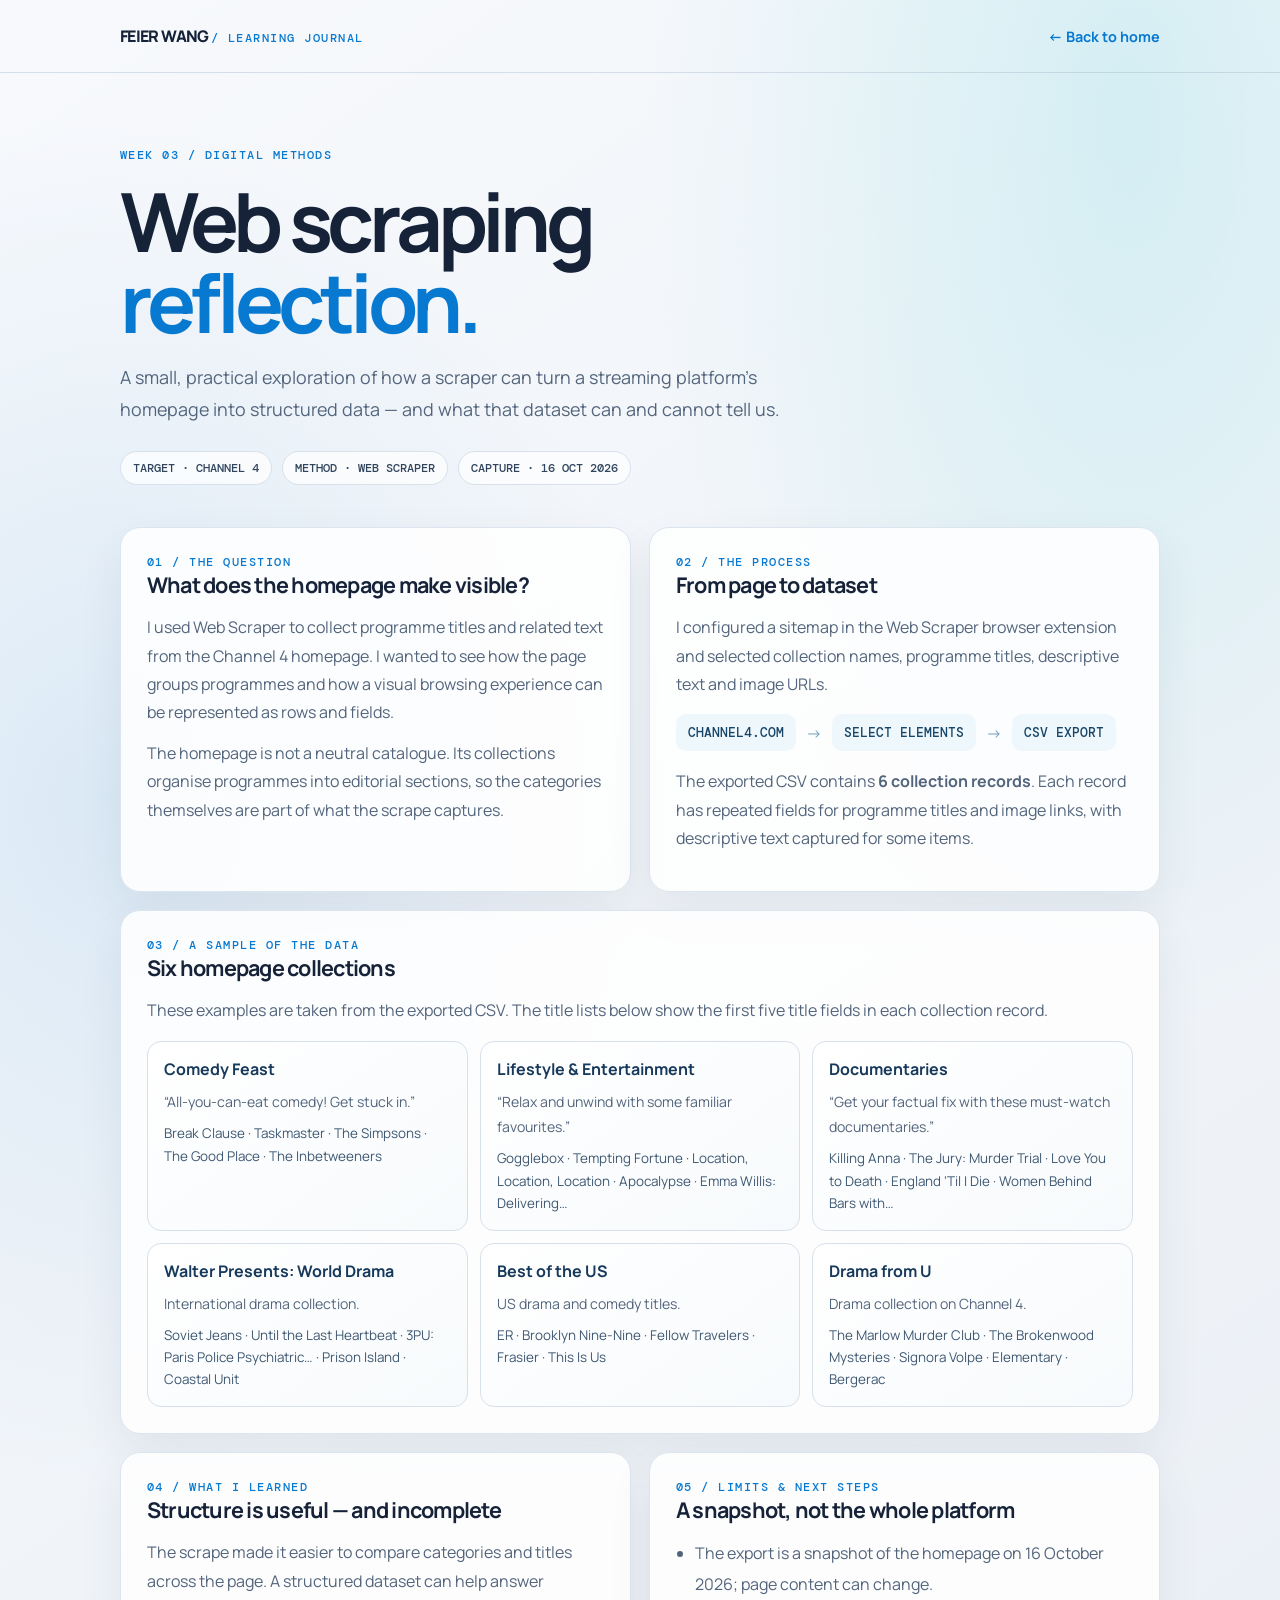
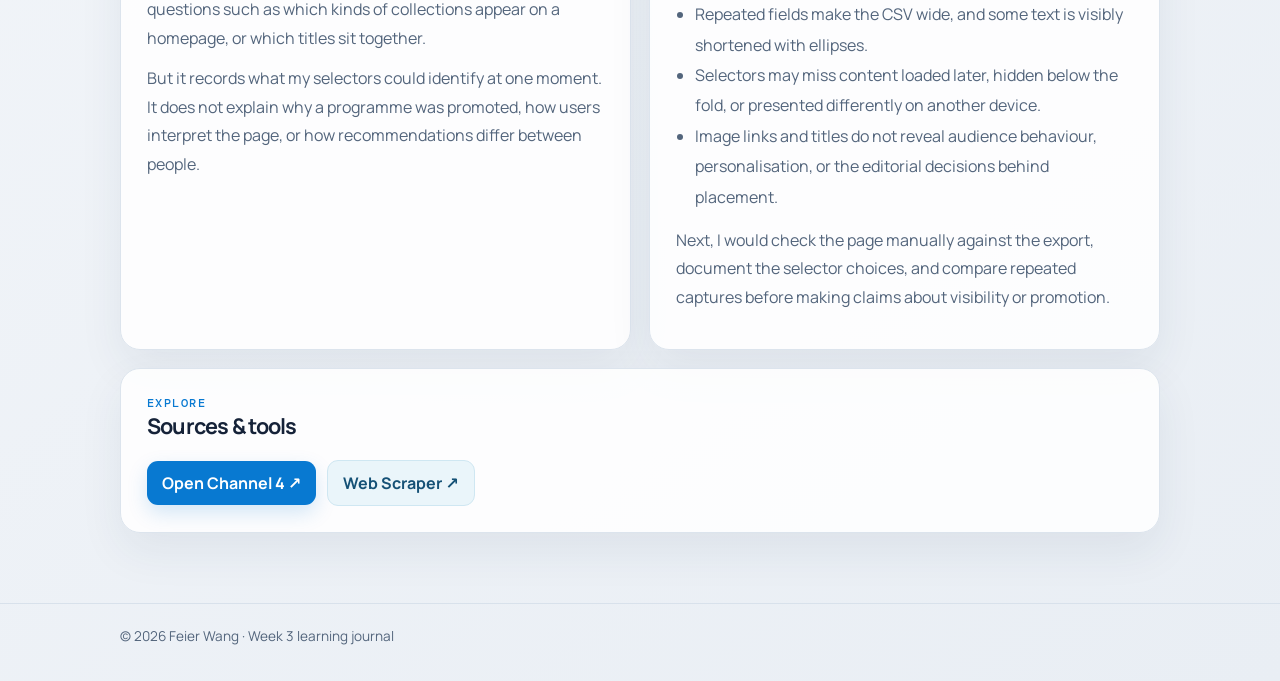
<file: week3-web-scraper.html>
<!DOCTYPE html>
<html lang="en">
<head>
  <meta charset="UTF-8">
  <meta name="viewport" content="width=device-width, initial-scale=1">
  <meta name="theme-color" content="#eef2f6">
  <title>Week 3: Web Scraper Reflection | Feier Wang</title>
  <link rel="preconnect" href="https://fonts.googleapis.com">
  <link rel="preconnect" href="https://fonts.gstatic.com" crossorigin>
  <link href="https://fonts.googleapis.com/css2?family=DM+Mono:wght@400;500&family=Manrope:wght@400;500;600;700;800&display=swap" rel="stylesheet">
  <style>
    :root { --ink:#152238; --muted:#53657c; --blue:#0879d1; --cyan:#00b9c8; --line:#d8e1eb; --panel:rgba(255,255,255,.88); }
    * { box-sizing:border-box; }
    html { scroll-behavior:smooth; }
    body { margin:0; color:var(--ink); font-family:Manrope,system-ui,sans-serif; background:radial-gradient(ellipse at 88% 5%,rgba(0,185,200,.13),transparent 30rem),radial-gradient(ellipse at 8% 35%,rgba(8,121,209,.10),transparent 34rem),linear-gradient(145deg,#f7f9fc,#e9eef4); min-height:100vh; }
    a { color:var(--blue); }
    .wrap { width:min(1040px,calc(100% - 36px)); margin:auto; }
    header { padding:25px 0; border-bottom:1px solid rgba(152,171,192,.35); }
    .top { display:flex; align-items:center; justify-content:space-between; gap:18px; }
    .brand { font-weight:800; letter-spacing:-.04em; text-decoration:none; color:var(--ink); }
    .back { font-size:.9rem; font-weight:700; text-decoration:none; }
    .hero { padding:74px 0 42px; }
    .eyebrow,.mono { font:500 .78rem 'DM Mono',monospace; letter-spacing:.12em; text-transform:uppercase; color:var(--blue); }
    h1 { font-size:clamp(2.5rem,7vw,5.1rem); line-height:.99; letter-spacing:-.065em; margin:18px 0; max-width:850px; }
    h1 span { color:var(--blue); }
    .lead { color:var(--muted); font-size:1.12rem; line-height:1.8; max-width:690px; }
    .meta { display:flex; flex-wrap:wrap; gap:10px; margin-top:26px; }
    .tag { padding:8px 12px; border:1px solid var(--line); border-radius:99px; background:#ffffffb8; color:#30445d; font:500 .78rem 'DM Mono',monospace; }
    main { padding-bottom:70px; }
    .grid { display:grid; grid-template-columns:repeat(2,minmax(0,1fr)); gap:18px; }
    .card { background:var(--panel); border:1px solid #dce4ed; border-radius:20px; padding:26px; box-shadow:0 18px 45px rgba(31,55,82,.07); }
    .wide { grid-column:1/-1; }
    h2 { font-size:1.35rem; letter-spacing:-.035em; margin:0 0 14px; }
    h3 { margin:0 0 9px; font-size:1rem; }
    p { color:var(--muted); line-height:1.78; margin:0 0 12px; }
    ul { padding-left:19px; margin:8px 0 0; color:var(--muted); line-height:1.9; }
    .collections { display:grid; grid-template-columns:repeat(3,minmax(0,1fr)); gap:12px; margin-top:17px; }
    .collection { border:1px solid var(--line); border-radius:14px; padding:16px; background:linear-gradient(145deg,#fff,#f7fafc); min-width:0; }
    .collection h3 { color:#17395b; }
    .collection p { font-size:.88rem; margin:0 0 8px; }
    .titles { color:#3f5872; font-size:.84rem; line-height:1.65; }
    .callout { border-left:3px solid var(--cyan); padding:2px 0 2px 16px; }
    .steps { display:flex; align-items:center; gap:10px; flex-wrap:wrap; margin-top:16px; }
    .step { padding:10px 12px; border-radius:10px; background:#eef7fb; color:#174568; font:500 .8rem 'DM Mono',monospace; }
    .arrow { color:#70a0bd; }
    .button { display:inline-flex; padding:11px 15px; border-radius:11px; background:#0879d1; color:white; text-decoration:none; font-weight:700; margin:6px 8px 0 0; box-shadow:0 8px 20px #0879d12b; }
    .button.secondary { color:#155176; background:#eaf5fa; border:1px solid #cfe7f2; box-shadow:none; }
    footer { border-top:1px solid var(--line); padding:23px 0 36px; color:var(--muted); font-size:.85rem; }
    @media(max-width:720px) { .grid { grid-template-columns:1fr; } .wide { grid-column:auto; } .collections { grid-template-columns:1fr 1fr; } .hero { padding-top:52px; } }
    @media(max-width:460px) { .collections { grid-template-columns:1fr; } .card { padding:21px; } }
  </style>
</head>
<body>
  <header><div class="wrap top"><a class="brand" href="index.html">FEIER WANG <span class="mono">/ LEARNING JOURNAL</span></a><a class="back" href="index.html">← Back to home</a></div></header>
  <section class="wrap hero">
    <div class="eyebrow">Week 03 / Digital Methods</div>
    <h1>Web scraping<br><span>reflection.</span></h1>
    <p class="lead">A small, practical exploration of how a scraper can turn a streaming platform’s homepage into structured data — and what that dataset can and cannot tell us.</p>
    <div class="meta"><span class="tag">TARGET · CHANNEL 4</span><span class="tag">METHOD · WEB SCRAPER</span><span class="tag">CAPTURE · 16 OCT 2026</span></div>
  </section>
  <main class="wrap grid">
    <section class="card">
      <div class="mono">01 / The question</div><h2>What does the homepage make visible?</h2>
      <p>I used Web Scraper to collect programme titles and related text from the Channel 4 homepage. I wanted to see how the page groups programmes and how a visual browsing experience can be represented as rows and fields.</p>
      <p>The homepage is not a neutral catalogue. Its collections organise programmes into editorial sections, so the categories themselves are part of what the scrape captures.</p>
    </section>
    <section class="card">
      <div class="mono">02 / The process</div><h2>From page to dataset</h2>
      <p>I configured a sitemap in the Web Scraper browser extension and selected collection names, programme titles, descriptive text and image URLs.</p>
      <div class="steps"><span class="step">CHANNEL4.COM</span><span class="arrow">→</span><span class="step">SELECT ELEMENTS</span><span class="arrow">→</span><span class="step">CSV EXPORT</span></div>
      <p style="margin-top:16px">The exported CSV contains <strong>6 collection records</strong>. Each record has repeated fields for programme titles and image links, with descriptive text captured for some items.</p>
    </section>
    <section class="card wide">
      <div class="mono">03 / A sample of the data</div><h2>Six homepage collections</h2>
      <p>These examples are taken from the exported CSV. The title lists below show the first five title fields in each collection record.</p>
      <div class="collections">
        <article class="collection"><h3>Comedy Feast</h3><p>“All-you-can-eat comedy! Get stuck in.”</p><div class="titles">Break Clause · Taskmaster · The Simpsons · The Good Place · The Inbetweeners</div></article>
        <article class="collection"><h3>Lifestyle &amp; Entertainment</h3><p>“Relax and unwind with some familiar favourites.”</p><div class="titles">Gogglebox · Tempting Fortune · Location, Location, Location · Apocalypse · Emma Willis: Delivering…</div></article>
        <article class="collection"><h3>Documentaries</h3><p>“Get your factual fix with these must-watch documentaries.”</p><div class="titles">Killing Anna · The Jury: Murder Trial · Love You to Death · England ‘Til I Die · Women Behind Bars with…</div></article>
        <article class="collection"><h3>Walter Presents: World Drama</h3><p>International drama collection.</p><div class="titles">Soviet Jeans · Until the Last Heartbeat · 3PU: Paris Police Psychiatric… · Prison Island · Coastal Unit</div></article>
        <article class="collection"><h3>Best of the US</h3><p>US drama and comedy titles.</p><div class="titles">ER · Brooklyn Nine-Nine · Fellow Travelers · Frasier · This Is Us</div></article>
        <article class="collection"><h3>Drama from U</h3><p>Drama collection on Channel 4.</p><div class="titles">The Marlow Murder Club · The Brokenwood Mysteries · Signora Volpe · Elementary · Bergerac</div></article>
      </div>
    </section>
    <section class="card">
      <div class="mono">04 / What I learned</div><h2>Structure is useful — and incomplete</h2>
      <p>The scrape made it easier to compare categories and titles across the page. A structured dataset can help answer questions such as which kinds of collections appear on a homepage, or which titles sit together.</p>
      <p>But it records what my selectors could identify at one moment. It does not explain why a programme was promoted, how users interpret the page, or how recommendations differ between people.</p>
    </section>
    <section class="card">
      <div class="mono">05 / Limits &amp; next steps</div><h2>A snapshot, not the whole platform</h2>
      <ul>
        <li>The export is a snapshot of the homepage on 16 October 2026; page content can change.</li>
        <li>Repeated fields make the CSV wide, and some text is visibly shortened with ellipses.</li>
        <li>Selectors may miss content loaded later, hidden below the fold, or presented differently on another device.</li>
        <li>Image links and titles do not reveal audience behaviour, personalisation, or the editorial decisions behind placement.</li>
      </ul>
      <p style="margin-top:14px">Next, I would check the page manually against the export, document the selector choices, and compare repeated captures before making claims about visibility or promotion.</p>
    </section>
    <section class="card wide">
      <div class="mono">Explore</div><h2>Sources &amp; tools</h2>
      <a class="button" href="https://www.channel4.com/" target="_blank" rel="noopener noreferrer">Open Channel 4 ↗</a>
      <a class="button secondary" href="https://webscraper.io/" target="_blank" rel="noopener noreferrer">Web Scraper ↗</a>
    </section>
  </main>
  <footer><div class="wrap">© 2026 Feier Wang · Week 3 learning journal</div></footer>
</body>
</html>
</file>
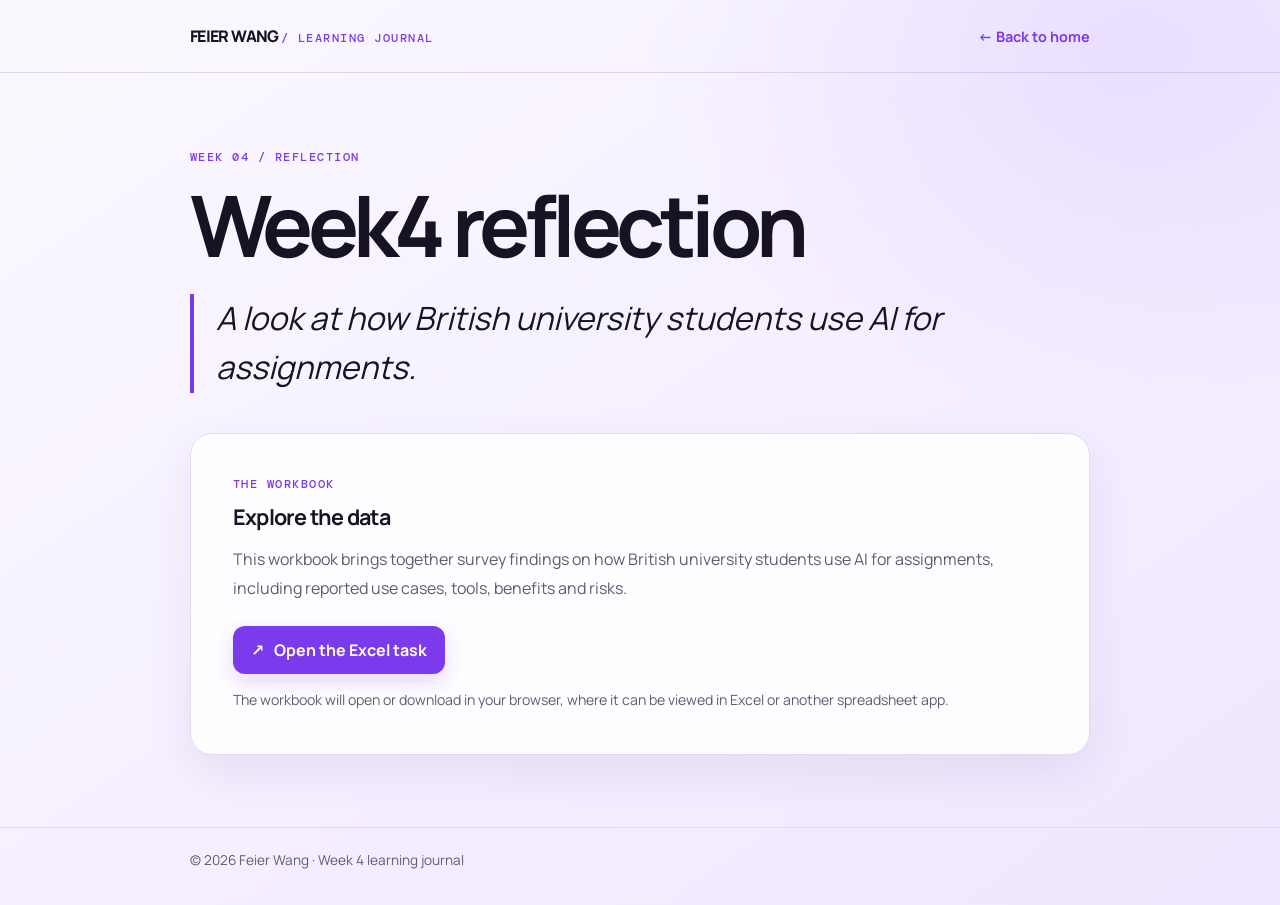
<file: week4-reflection.html>
<!DOCTYPE html>
<html lang="en">
<head>
  <meta charset="UTF-8">
  <meta name="viewport" content="width=device-width, initial-scale=1">
  <meta name="theme-color" content="#f0e6ff">
  <title>Week 4 reflection | Feier Wang</title>
  <link rel="preconnect" href="https://fonts.googleapis.com">
  <link rel="preconnect" href="https://fonts.gstatic.com" crossorigin>
  <link href="https://fonts.googleapis.com/css2?family=DM+Mono:wght@400;500&family=Manrope:wght@400;500;600;700;800&display=swap" rel="stylesheet">
  <style>
    :root { --ink:#171322; --muted:#625b70; --purple:#7c3aed; --line:#e5d8f7; --panel:rgba(255,255,255,.88); }
    * { box-sizing:border-box; }
    body { margin:0; min-height:100vh; color:var(--ink); font-family:Manrope,system-ui,sans-serif; background:radial-gradient(ellipse at 88% 5%,rgba(168,130,255,.16),transparent 30rem),linear-gradient(145deg,#fbf9ff,#f0e6ff); }
    a { color:var(--purple); }
    .wrap { width:min(900px,calc(100% - 36px)); margin:auto; }
    header { padding:25px 0; border-bottom:1px solid rgba(173,145,205,.35); }
    .top { display:flex; align-items:center; justify-content:space-between; gap:18px; }
    .brand { font-weight:800; letter-spacing:-.04em; text-decoration:none; color:var(--ink); }
    .back { font-size:.9rem; font-weight:700; text-decoration:none; }
    .hero { padding:76px 0 40px; }
    .eyebrow,.mono { font:500 .78rem 'DM Mono',monospace; letter-spacing:.12em; text-transform:uppercase; color:var(--purple); }
    h1 { font-size:clamp(2.8rem,8vw,5.3rem); line-height:1; letter-spacing:-.065em; margin:18px 0; }
    .lead { color:var(--ink); font-size:clamp(1.4rem,3.8vw,2rem); line-height:1.55; max-width:760px; margin:26px 0 0; padding-left:22px; border-left:4px solid var(--purple); font-style:italic; }
    main { padding-bottom:72px; }
    .card { background:var(--panel); border:1px solid var(--line); border-radius:22px; padding:clamp(24px,5vw,42px); box-shadow:0 18px 45px rgba(67,42,98,.08); }
    h2 { font-size:1.35rem; letter-spacing:-.035em; margin:10px 0 14px; }
    p { color:var(--muted); line-height:1.8; margin:0 0 15px; }
    .button { display:inline-flex; align-items:center; gap:10px; padding:13px 18px; border-radius:12px; background:var(--purple); color:white; text-decoration:none; font-weight:700; box-shadow:0 8px 20px #7c3aed30; margin-top:8px; }
    .button:hover { background:#6d28d9; }
    .note { font-size:.88rem; margin:13px 0 0; }
    footer { border-top:1px solid var(--line); padding:23px 0 36px; color:var(--muted); font-size:.85rem; }
    @media(max-width:500px) { .hero { padding-top:54px; } .top { align-items:flex-start; flex-direction:column; gap:8px; } }
  </style>
</head>
<body>
  <header><div class="wrap top"><a class="brand" href="index.html">FEIER WANG <span class="mono">/ LEARNING JOURNAL</span></a><a class="back" href="index.html">← Back to home</a></div></header>
  <section class="wrap hero">
    <div class="eyebrow">Week 04 / Reflection</div>
    <h1>Week4 reflection</h1>
    <blockquote class="lead">A look at how British university students use AI for assignments.</blockquote>
  </section>
  <main class="wrap">
    <section class="card">
      <div class="mono">The workbook</div>
      <h2>Explore the data</h2>
      <p>This workbook brings together survey findings on how British university students use AI for assignments, including reported use cases, tools, benefits and risks.</p>
      <a class="button" href="week4-ai-student-assignments.xlsx" target="_blank" rel="noopener">
        <span aria-hidden="true">↗</span> Open the Excel task
      </a>
      <p class="note">The workbook will open or download in your browser, where it can be viewed in Excel or another spreadsheet app.</p>
    </section>
  </main>
  <footer><div class="wrap">© 2026 Feier Wang · Week 4 learning journal</div></footer>
</body>
</html>
</file>
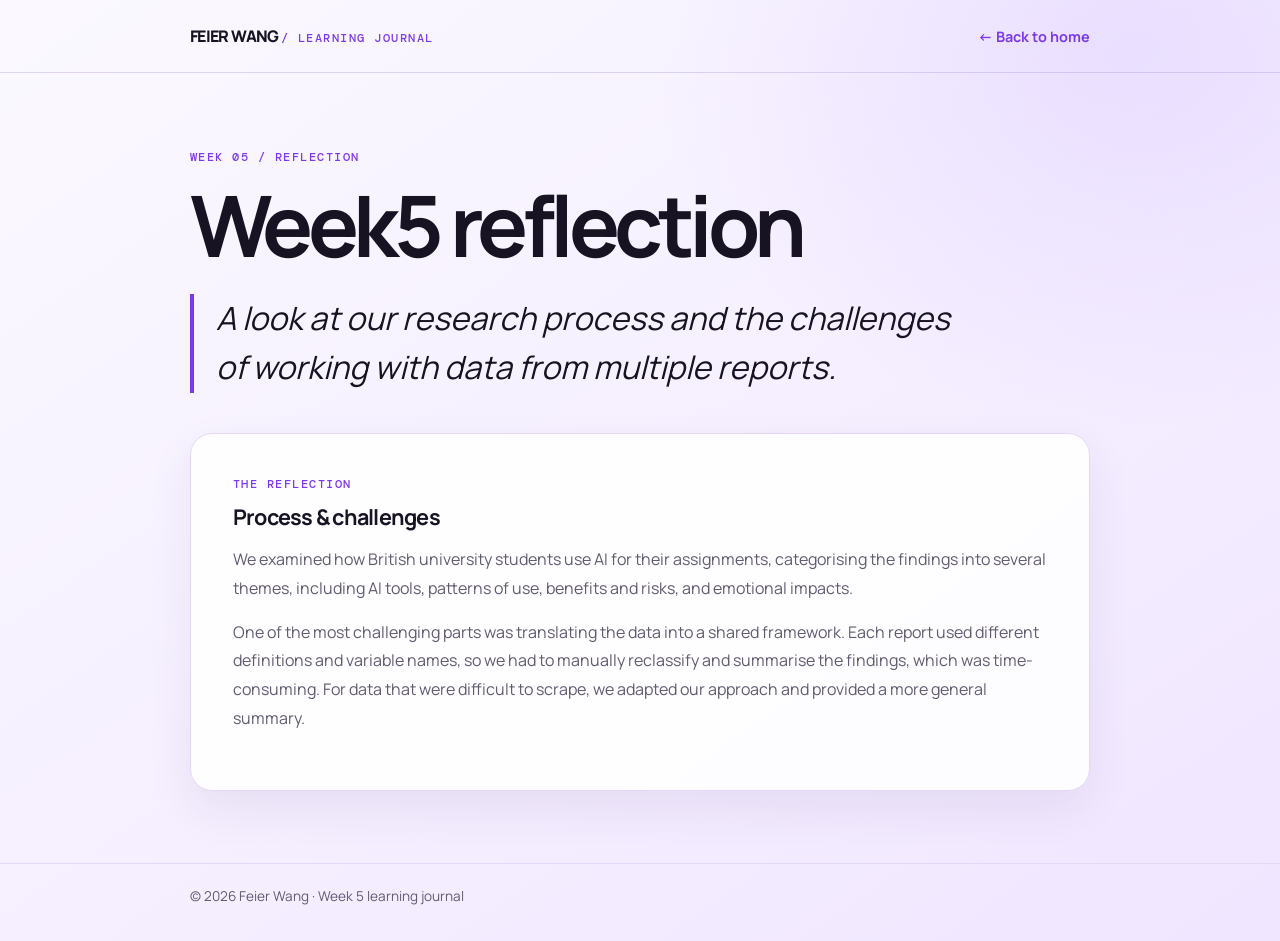
<file: week5-reflection.html>
<!DOCTYPE html>
<html lang="en">
<head>
  <meta charset="UTF-8">
  <meta name="viewport" content="width=device-width, initial-scale=1">
  <meta name="theme-color" content="#f0e6ff">
  <title>Week 5 reflection | Feier Wang</title>
  <link rel="preconnect" href="https://fonts.googleapis.com">
  <link rel="preconnect" href="https://fonts.gstatic.com" crossorigin>
  <link href="https://fonts.googleapis.com/css2?family=DM+Mono:wght@400;500&family=Manrope:wght@400;500;600;700;800&display=swap" rel="stylesheet">
  <style>
    :root { --ink:#171322; --muted:#625b70; --purple:#7c3aed; --line:#e5d8f7; --panel:rgba(255,255,255,.88); }
    * { box-sizing:border-box; }
    body { margin:0; min-height:100vh; color:var(--ink); font-family:Manrope,system-ui,sans-serif; background:radial-gradient(ellipse at 88% 5%,rgba(168,130,255,.16),transparent 30rem),linear-gradient(145deg,#fbf9ff,#f0e6ff); }
    a { color:var(--purple); }
    .wrap { width:min(900px,calc(100% - 36px)); margin:auto; }
    header { padding:25px 0; border-bottom:1px solid rgba(173,145,205,.35); }
    .top { display:flex; align-items:center; justify-content:space-between; gap:18px; }
    .brand { font-weight:800; letter-spacing:-.04em; text-decoration:none; color:var(--ink); }
    .back { font-size:.9rem; font-weight:700; text-decoration:none; }
    .hero { padding:76px 0 40px; }
    .eyebrow,.mono { font:500 .78rem 'DM Mono',monospace; letter-spacing:.12em; text-transform:uppercase; color:var(--purple); }
    h1 { font-size:clamp(2.8rem,8vw,5.3rem); line-height:1; letter-spacing:-.065em; margin:18px 0; }
    .lead { color:var(--ink); font-size:clamp(1.4rem,3.8vw,2rem); line-height:1.55; max-width:760px; margin:26px 0 0; padding-left:22px; border-left:4px solid var(--purple); font-style:italic; }
    main { padding-bottom:72px; }
    .card { background:var(--panel); border:1px solid var(--line); border-radius:22px; padding:clamp(24px,5vw,42px); box-shadow:0 18px 45px rgba(67,42,98,.08); }
    h2 { font-size:1.35rem; letter-spacing:-.035em; margin:10px 0 14px; }
    p { color:var(--muted); line-height:1.8; margin:0 0 15px; }
    footer { border-top:1px solid var(--line); padding:23px 0 36px; color:var(--muted); font-size:.85rem; }
    @media(max-width:500px) { .hero { padding-top:54px; } .top { align-items:flex-start; flex-direction:column; gap:8px; } }
  </style>
</head>
<body>
  <header><div class="wrap top"><a class="brand" href="index.html">FEIER WANG <span class="mono">/ LEARNING JOURNAL</span></a><a class="back" href="index.html">← Back to home</a></div></header>
  <section class="wrap hero">
    <div class="eyebrow">Week 05 / Reflection</div>
    <h1>Week5 reflection</h1>
    <blockquote class="lead">A look at our research process and the challenges of working with data from multiple reports.</blockquote>
  </section>
  <main class="wrap">
    <section class="card">
      <div class="mono">The reflection</div>
      <h2>Process &amp; challenges</h2>
      <p>We examined how British university students use AI for their assignments, categorising the findings into several themes, including AI tools, patterns of use, benefits and risks, and emotional impacts.</p>
      <p>One of the most challenging parts was translating the data into a shared framework. Each report used different definitions and variable names, so we had to manually reclassify and summarise the findings, which was time-consuming. For data that were difficult to scrape, we adapted our approach and provided a more general summary.</p>
    </section>
  </main>
  <footer><div class="wrap">© 2026 Feier Wang · Week 5 learning journal</div></footer>
</body>
</html>
</file>
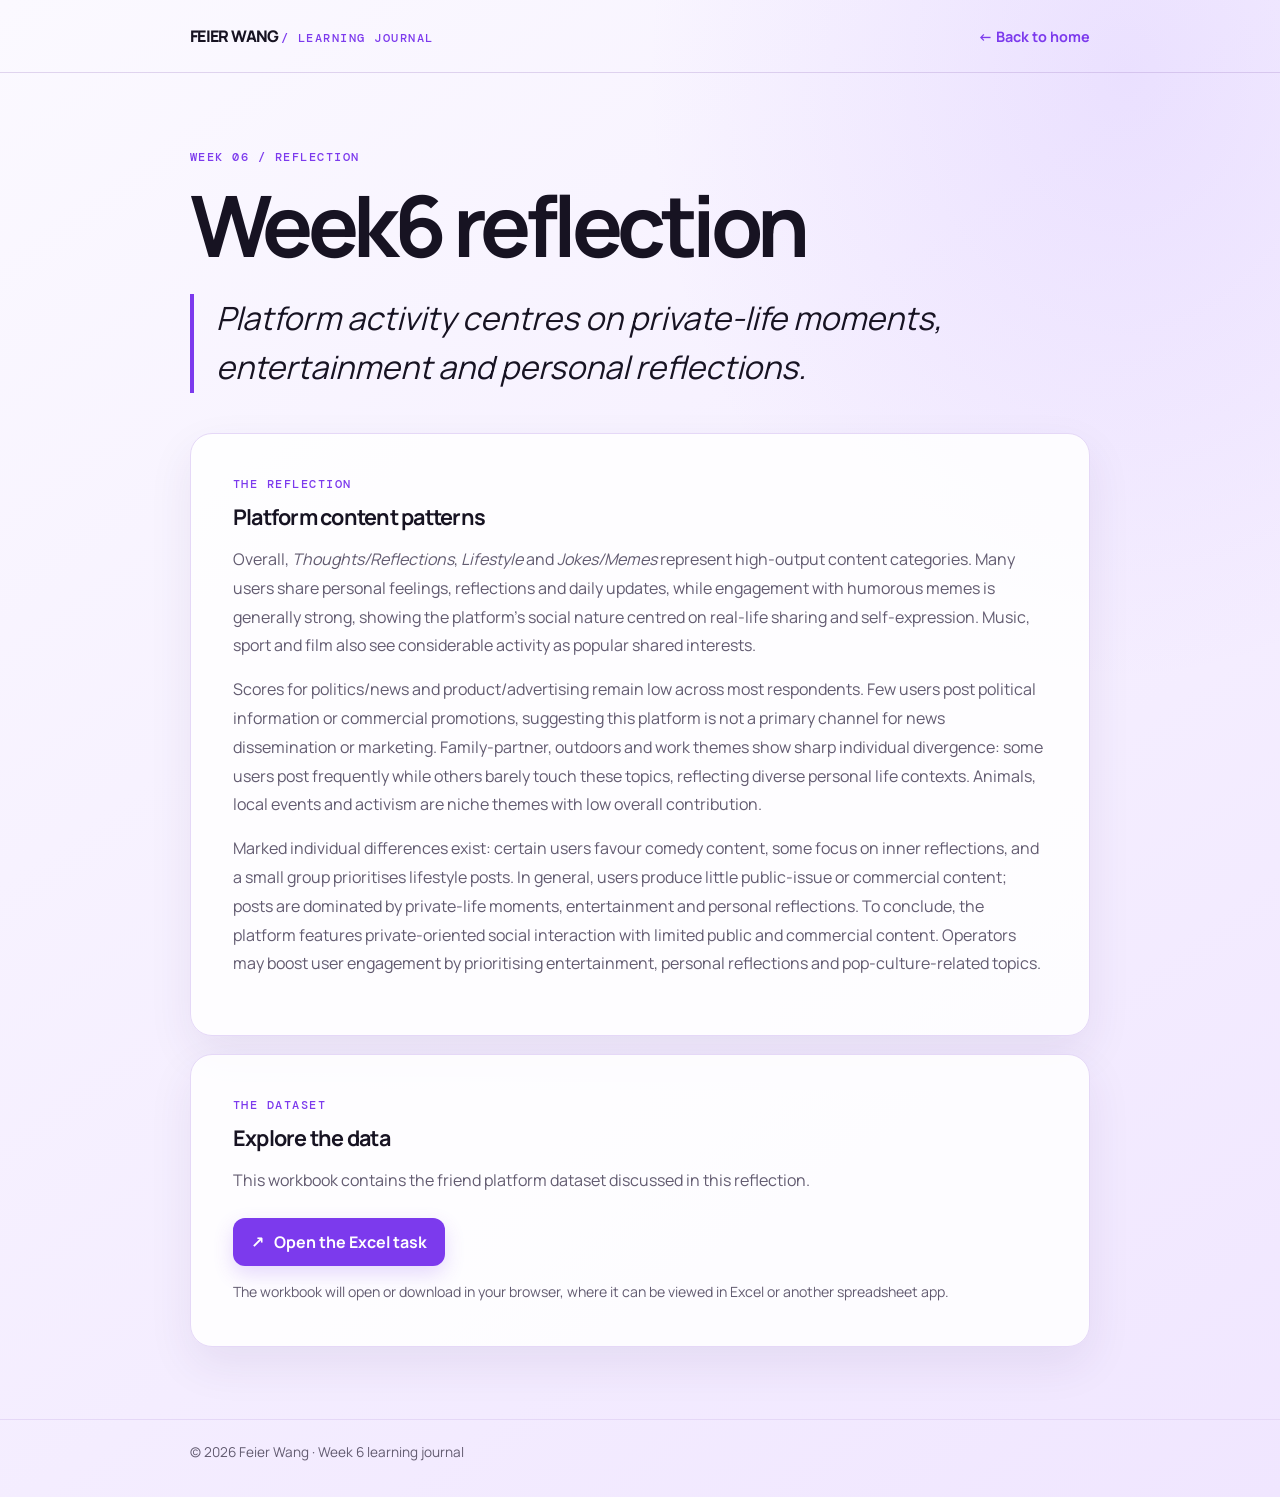
<file: week6-reflection.html>
<!DOCTYPE html>
<html lang="en">
<head>
  <meta charset="UTF-8">
  <meta name="viewport" content="width=device-width, initial-scale=1">
  <meta name="theme-color" content="#f0e6ff">
  <title>Week 6 reflection | Feier Wang</title>
  <link rel="preconnect" href="https://fonts.googleapis.com">
  <link rel="preconnect" href="https://fonts.gstatic.com" crossorigin>
  <link href="https://fonts.googleapis.com/css2?family=DM+Mono:wght@400;500&family=Manrope:wght@400;500;600;700;800&display=swap" rel="stylesheet">
  <style>
    :root { --ink:#171322; --muted:#625b70; --purple:#7c3aed; --line:#e5d8f7; --panel:rgba(255,255,255,.88); }
    * { box-sizing:border-box; }
    body { margin:0; min-height:100vh; color:var(--ink); font-family:Manrope,system-ui,sans-serif; background:radial-gradient(ellipse at 88% 5%,rgba(168,130,255,.16),transparent 30rem),linear-gradient(145deg,#fbf9ff,#f0e6ff); }
    a { color:var(--purple); }
    .wrap { width:min(900px,calc(100% - 36px)); margin:auto; }
    header { padding:25px 0; border-bottom:1px solid rgba(173,145,205,.35); }
    .top { display:flex; align-items:center; justify-content:space-between; gap:18px; }
    .brand { font-weight:800; letter-spacing:-.04em; text-decoration:none; color:var(--ink); }
    .back { font-size:.9rem; font-weight:700; text-decoration:none; }
    .hero { padding:76px 0 40px; }
    .eyebrow,.mono { font:500 .78rem 'DM Mono',monospace; letter-spacing:.12em; text-transform:uppercase; color:var(--purple); }
    h1 { font-size:clamp(2.8rem,8vw,5.3rem); line-height:1; letter-spacing:-.065em; margin:18px 0; }
    .lead { color:var(--ink); font-size:clamp(1.4rem,3.8vw,2rem); line-height:1.55; max-width:760px; margin:26px 0 0; padding-left:22px; border-left:4px solid var(--purple); font-style:italic; }
    main { padding-bottom:72px; }
    .card { background:var(--panel); border:1px solid var(--line); border-radius:22px; padding:clamp(24px,5vw,42px); box-shadow:0 18px 45px rgba(67,42,98,.08); }
    h2 { font-size:1.35rem; letter-spacing:-.035em; margin:10px 0 14px; }
    p { color:var(--muted); line-height:1.8; margin:0 0 15px; }
    .button { display:inline-flex; align-items:center; gap:10px; padding:13px 18px; border-radius:12px; background:var(--purple); color:white; text-decoration:none; font-weight:700; box-shadow:0 8px 20px #7c3aed30; margin-top:8px; }
    .button:hover { background:#6d28d9; }
    .note { font-size:.88rem; margin:13px 0 0; }
    footer { border-top:1px solid var(--line); padding:23px 0 36px; color:var(--muted); font-size:.85rem; }
    @media(max-width:500px) { .hero { padding-top:54px; } .top { align-items:flex-start; flex-direction:column; gap:8px; } }
  </style>
</head>
<body>
  <header><div class="wrap top"><a class="brand" href="index.html">FEIER WANG <span class="mono">/ LEARNING JOURNAL</span></a><a class="back" href="index.html">← Back to home</a></div></header>
  <section class="wrap hero">
    <div class="eyebrow">Week 06 / Reflection</div>
    <h1>Week6 reflection</h1>
    <blockquote class="lead">Platform activity centres on private-life moments, entertainment and personal reflections.</blockquote>
  </section>
  <main class="wrap">
    <section class="card">
      <div class="mono">The reflection</div>
      <h2>Platform content patterns</h2>
      <p>Overall, <em>Thoughts/Reflections</em>, <em>Lifestyle</em> and <em>Jokes/Memes</em> represent high-output content categories. Many users share personal feelings, reflections and daily updates, while engagement with humorous memes is generally strong, showing the platform’s social nature centred on real-life sharing and self-expression. Music, sport and film also see considerable activity as popular shared interests.</p>
      <p>Scores for politics/news and product/advertising remain low across most respondents. Few users post political information or commercial promotions, suggesting this platform is not a primary channel for news dissemination or marketing. Family-partner, outdoors and work themes show sharp individual divergence: some users post frequently while others barely touch these topics, reflecting diverse personal life contexts. Animals, local events and activism are niche themes with low overall contribution.</p>
      <p>Marked individual differences exist: certain users favour comedy content, some focus on inner reflections, and a small group prioritises lifestyle posts. In general, users produce little public-issue or commercial content; posts are dominated by private-life moments, entertainment and personal reflections. To conclude, the platform features private-oriented social interaction with limited public and commercial content. Operators may boost user engagement by prioritising entertainment, personal reflections and pop-culture-related topics.</p>
    </section>
    <section class="card" style="margin-top:18px">
      <div class="mono">The dataset</div>
      <h2>Explore the data</h2>
      <p>This workbook contains the friend platform dataset discussed in this reflection.</p>
      <a class="button" href="week6-friends-platform.xlsx" target="_blank" rel="noopener">
        <span aria-hidden="true">↗</span> Open the Excel task
      </a>
      <p class="note">The workbook will open or download in your browser, where it can be viewed in Excel or another spreadsheet app.</p>
    </section>
  </main>
  <footer><div class="wrap">© 2026 Feier Wang · Week 6 learning journal</div></footer>
</body>
</html>
</file>
